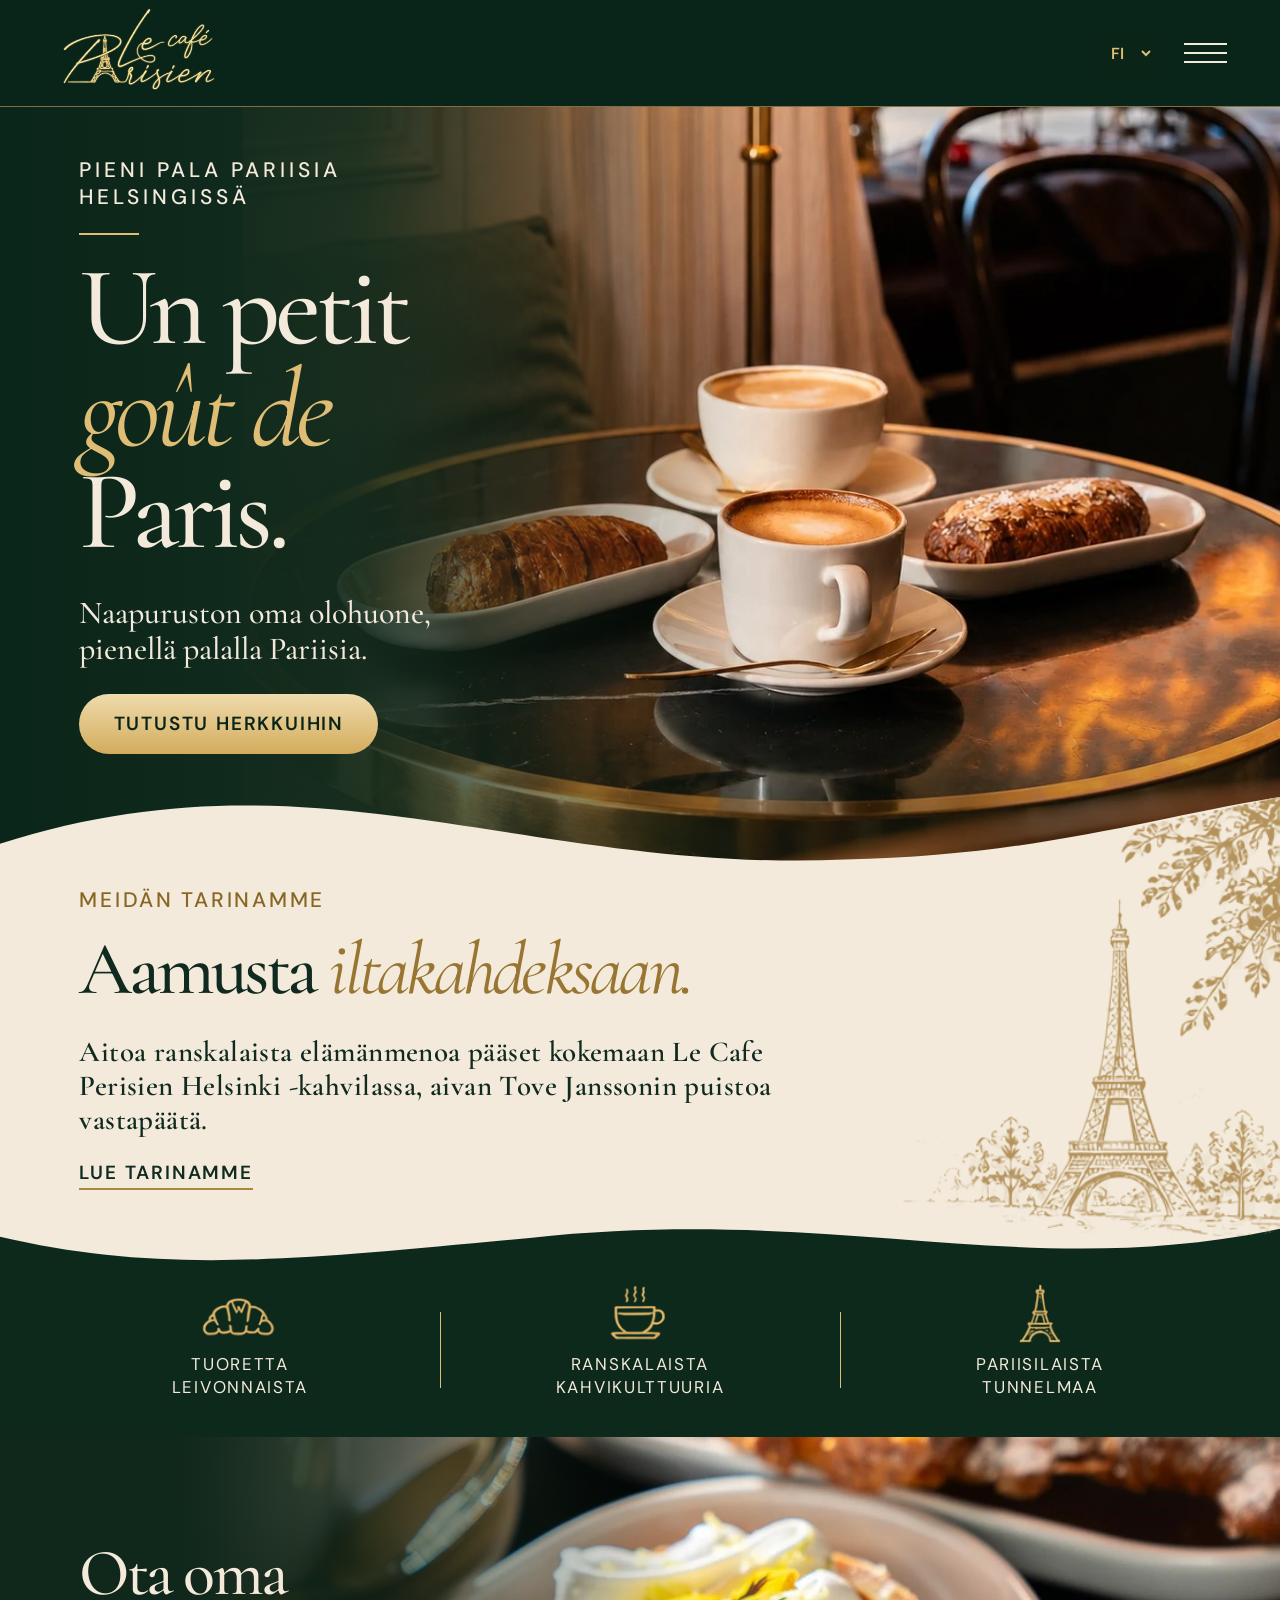
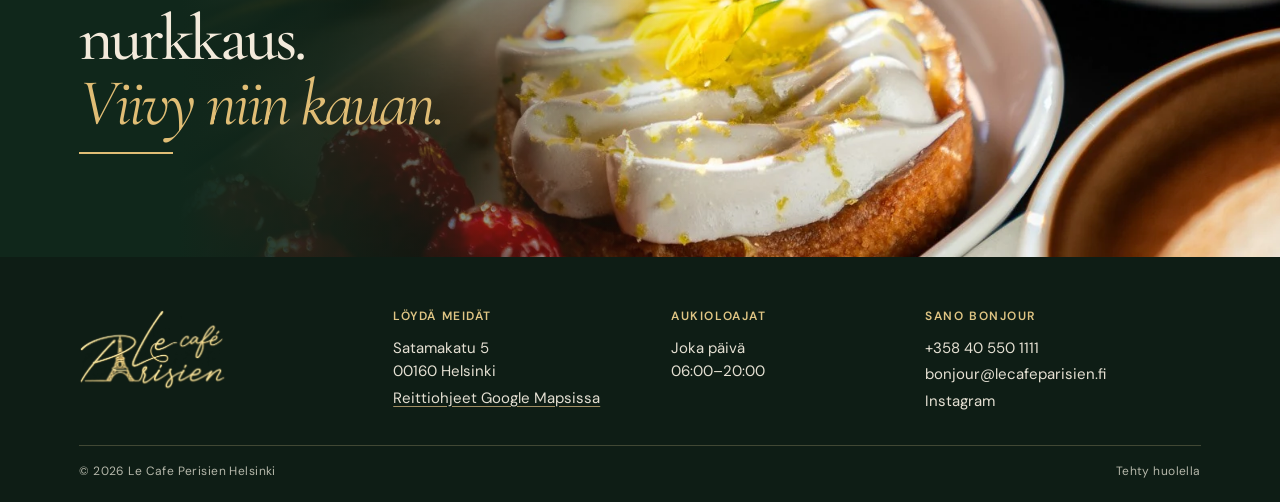
<file: index.html>
<!doctype html>
<html lang="fi">
<head>
  <link rel="icon" href="images/favicon.ico" sizes="16x16 32x32 48x48">
  <link rel="icon" type="image/png" sizes="32x32" href="images/favicon-32.png">
  <link rel="icon" type="image/png" sizes="192x192" href="images/favicon-192.png">
  <link rel="apple-touch-icon" sizes="180x180" href="images/apple-touch-icon.png">
  <meta charset="utf-8">
  <meta name="viewport" content="width=device-width, initial-scale=1">
  <meta name="theme-color" content="#12251b">
  <title data-i18n="homeTitle">Le Cafe Perisien Helsinki | Pieni pala Pariisia</title>
  <meta name="description" content="Pieni pala Pariisia Helsingissä. Vieraile Le Cafe Perisien Helsinki -kahvilassa ranskalaisten leivonnaisten, hyvän kahvin ja kiireettömän aamuhetken äärellä." data-i18n-content="homeDescription">
  <link rel="canonical" href="https://lecafeparisien.fi/">
  <link rel="preconnect" href="https://fonts.googleapis.com">
  <link rel="preconnect" href="https://fonts.gstatic.com" crossorigin>
  <link href="https://fonts.googleapis.com/css2?family=Cormorant+Garamond:ital,wght@0,400;0,500;0,600;1,400;1,500&family=DM+Sans:wght@400;500;600&family=Italianno&display=swap" rel="stylesheet">
  <link rel="stylesheet" href="homepage.css">
  <link rel="stylesheet" href="footer.css">
  <meta property="og:url" content="https://lecafeparisien.fi/">
</head>
<body class="homepage-redesign">
<header class="site-header" id="top">
  <div class="nav-row">
    <a class="brand" href="#home" aria-label="Etusivu – Le Cafe Perisien Helsinki" data-i18n-aria-label="homeLabel"><img src="images/le-cafe-parisien-glow.webp" alt="Le Cafe Perisien Helsinki"></a>
    <div class="header-controls">
      <select class="language-select" data-language-select aria-label="Valitse kieli" data-i18n-aria-label="chooseLanguage">
        <option value="fi" lang="fi" aria-label="Suomi" selected>FI</option>
        <option value="en" lang="en" aria-label="English">EN</option>
        <option value="sv" lang="sv" aria-label="Svenska">SE</option>
        <option value="fr" lang="fr" aria-label="Français">FR</option>
        <option value="de" lang="de" aria-label="Deutsch">DE</option>
      </select>
      <button class="mobile-toggle" id="menuToggle" type="button" aria-expanded="false" aria-controls="mobileMenu" aria-label="Avaa valikko" data-i18n-aria-label="openMenu"><span></span><span></span><span></span></button>
    </div>
  </div>
</header>
<nav class="mobile-menu" id="mobileMenu" aria-label="Päänavigaatio" data-i18n-aria-label="mainNavigation" aria-hidden="true">
  <a href="#experience" data-i18n="navCafe">Kahvila</a>
  <a href="menu.html" data-i18n="navMenu">Herkut</a>
  <a href="#visit" data-i18n="navFind">Löydä meidät</a>
</nav>
<main>
  <section class="hero" id="home" aria-labelledby="heroTitle">
    <div class="hero-backdrop" aria-hidden="true"><img src="images/hero-cafe-table.webp" alt="" fetchpriority="high" decoding="async"></div>
    <div class="hero-copy">
      <p class="eyebrow" data-i18n="heroEyebrow">PIENI PALA PARIISIA HELSINGISSÄ</p>
      <div class="hero-rule" aria-hidden="true"></div>
      <h1 id="heroTitle" lang="fr"><span>Un petit</span><span><em>goût de</em></span><span>Paris.</span></h1>
      <p class="hero-lead" data-i18n="heroLead">Naapuruston oma olohuone, pienellä palalla Pariisia.</p>
      <a class="button-pill" href="menu.html" data-i18n="heroDiscover">TUTUSTU HERKKUIHIN</a>
    </div>
  </section>

  <section class="story-section" id="experience" aria-labelledby="storyTitle">
    <svg class="wave wave-top" viewBox="0 0 887 58" preserveAspectRatio="none" aria-hidden="true"><path d="M0 41C217 -47 363 67 586 55C717 52 805 16 887 0V58H0Z"/></svg>
    <svg class="wave wave-bottom" viewBox="0 0 887 33" preserveAspectRatio="none" aria-hidden="true"><path d="M0 0H887V5C708 52 582 -16 367 13C205 32 113 45 0 12Z"/></svg>
    <div class="story-canopy" aria-hidden="true"></div>
    <div class="story-layout">
      <div class="story-copy">
        <p class="eyebrow" data-i18n="welcomeEyebrow">MEIDÄN TARINAMME</p>
        <h2 id="storyTitle"><span data-i18n="welcomeTitle1">Aamusta</span> <em data-i18n="welcomeTitle2">iltakahdeksaan.</em></h2>
        <p data-i18n="homeStoryIntro">Aitoa ranskalaista elämänmenoa pääset kokemaan Le Cafe Perisien Helsinki -kahvilassa, aivan Tove Janssonin puistoa vastapäätä.</p>
        <details>
          <summary class="story-link"><span data-i18n="homeReadStory">Lue tarinamme</span></summary>
          <p data-i18n="storyBody1">Heinäkuussa ovensa avannut sympaattinen kahvila palvelee myös todellisia aamuvirkkuja, sillä se avaa ovensa jo aamukuudelta. Jos olet aina unelmoinut hakevasi tuoretta leipää aamupalalle tai nappaavasi vastapaistetun croissantin kahveineen mukaan jo aamun ensimmäisiin palavereihin, kannattaa Le Cafe Perisien Helsinki painaa mieliin.</p>
          <p data-i18n="storyBody2">Ranskalaisten herkkujen perässä ei kuitenkaan tarvitse kiirehtiä, sillä pieni kahvila pitää ovensa auki aina iltakahdeksaan.</p>
        </details>
      </div>
      <div class="story-art" aria-hidden="true">
        <img src="images/story-tower.png" width="332" height="372" alt="">
      </div>
    </div>
  </section>

  <section class="features" aria-label="Kahvilamme erikoisuudet" data-i18n-aria-label="featuresLabel">
    <div class="features-inner">
      <div class="feature">
        <img src="images/strip-croissant.png" width="84" height="66" alt="">
        <span data-i18n="featureFresh">TUORETTA LEIVONNAISTA</span>
      </div>
      <div class="feature">
        <img src="images/strip-coffee.png" width="84" height="66" alt="">
        <span data-i18n="featureCoffee">RANSKALAISTA KAHVI­KULTTUURIA</span>
      </div>
      <div class="feature">
        <img src="images/strip-paris.png" width="84" height="66" alt="">
        <span data-i18n="featureParis">PARIISILAISTA TUNNELMAA</span>
      </div>
    </div>
  </section>

  <section class="ritual-banner" id="moments" aria-labelledby="ritualTitle">
    <img src="images/pastry-table-detail.webp" width="1365" height="2048" alt="" aria-hidden="true" loading="lazy" decoding="async">
    <div class="ritual-copy">
      <h2 id="ritualTitle"><span data-i18n="ritualTitle1">Ota oma nurkkaus.</span><em data-i18n="ritualTitle2">Viivy niin kauan.</em></h2>
    </div>
  </section>

</main>

  <footer class="site-footer" id="visit">
    <div class="footer-top">
      <div class="footer-brand"><a href="#home" aria-label="Takaisin alkuun" data-i18n-aria-label="backToTop"><img src="images/le-cafe-parisien-glow.webp" alt="Le Cafe Perisien Helsinki"></a></div>
      <div class="footer-col"><h2 class="footer-title" data-i18n="footerFind">Löydä meidät</h2><address class="footer-address">Satamakatu 5<br>00160 Helsinki</address><a href="https://www.google.com/maps/dir/?api=1&amp;destination=Satamakatu%205%2C%2000160%20Helsinki%2C%20Finland" target="_blank" rel="noopener noreferrer" data-i18n="footerDirections">Reittiohjeet Google Mapsissa</a></div>
      <div class="footer-col"><h2 class="footer-title" data-i18n="footerHours">Aukioloajat</h2><dl class="opening-hours"><dt data-i18n="footerEveryDay">Joka päivä</dt><dd>06:00–20:00</dd></dl></div>
      <div class="footer-col footer-contact"><h2 class="footer-title" data-i18n="footerSay">Sano bonjour</h2><a href="tel:+358405501111">+358 40 550 1111</a><a href="mailto:bonjour@lecafeparisien.fi">bonjour@lecafeparisien.fi</a><a href="https://www.instagram.com/lecafe.parisien/" target="_blank" rel="noopener noreferrer">Instagram</a></div>
    </div>
    <div class="footer-bottom"><span data-i18n="footerCopyright">© 2026 Le Cafe Perisien Helsinki</span><span data-i18n="footerMade">Tehty huolella</span></div>
  </footer>

  <script src="translations.js"></script>
  <script src="navigation.js"></script>

</body>
</html>
</file>
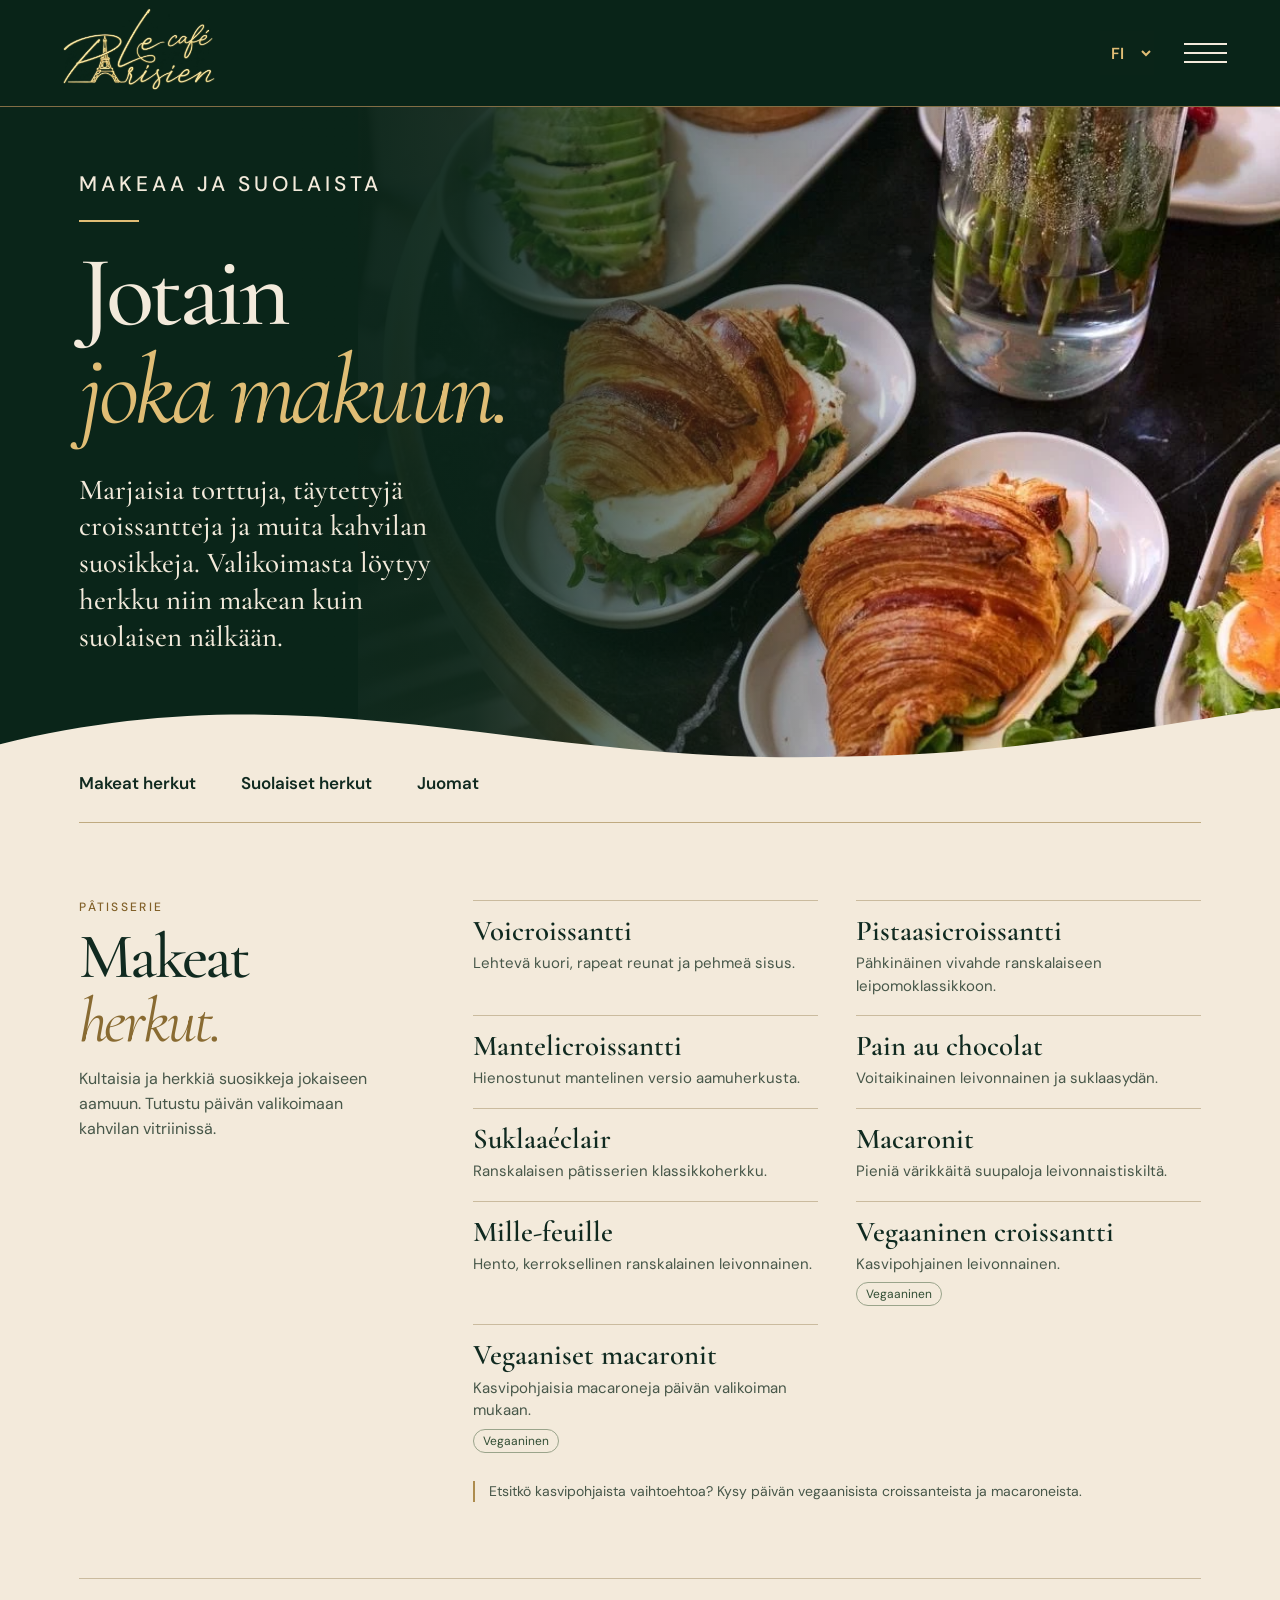
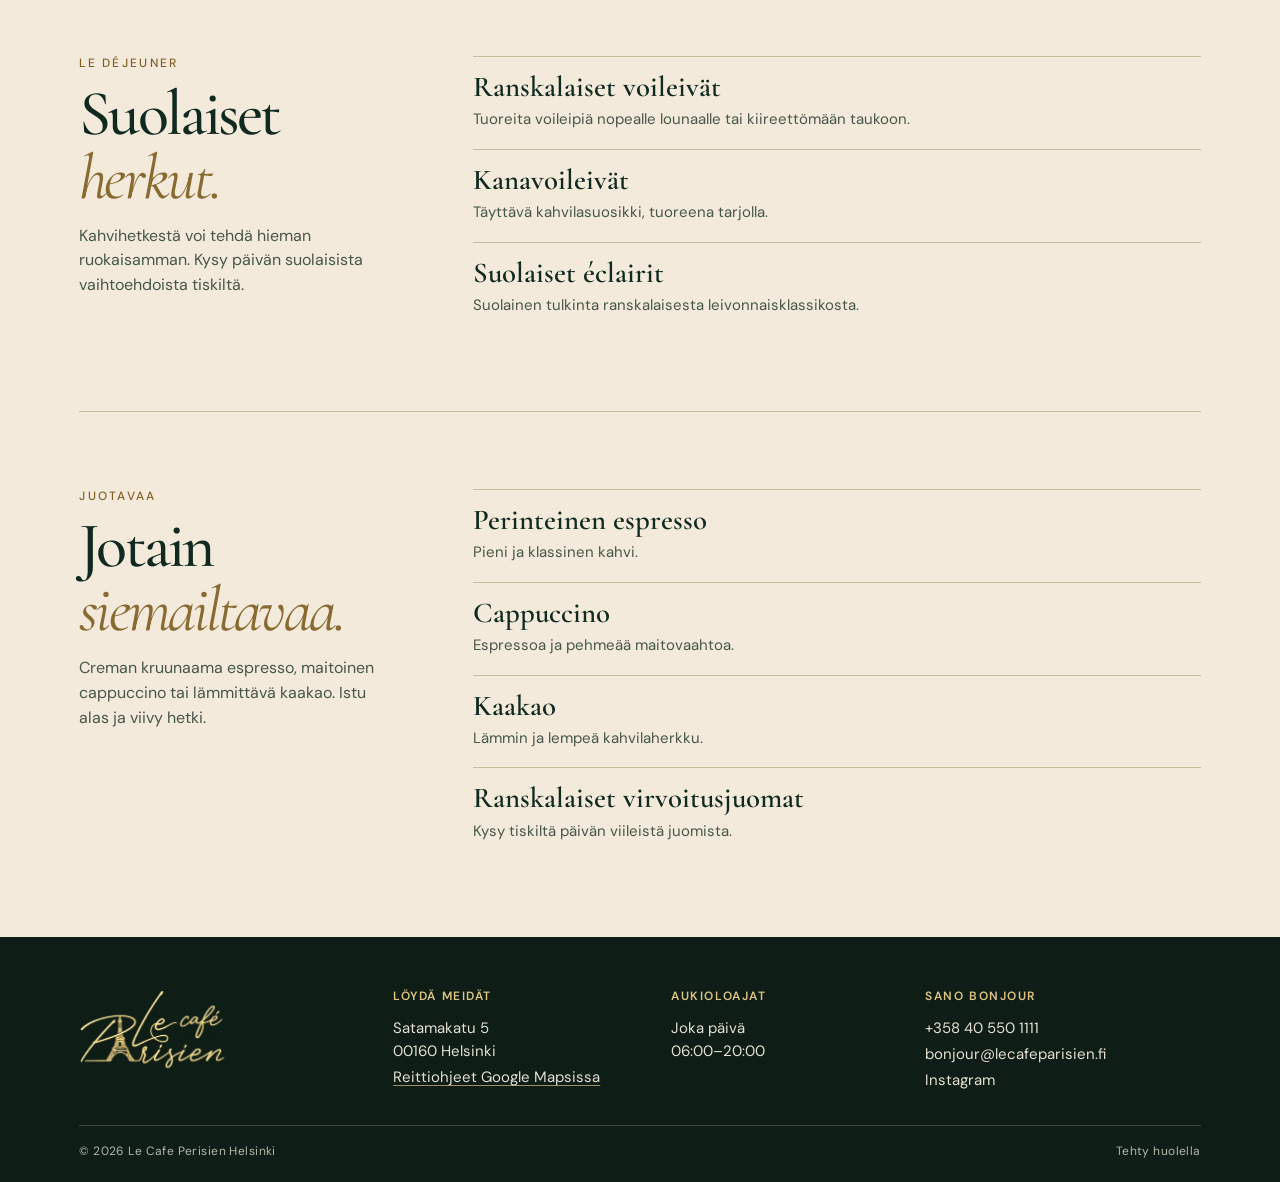
<file: menu.html>
<!doctype html>
<html lang="fi">
<head>
  <link rel="icon" href="images/favicon.ico" sizes="16x16 32x32 48x48">
  <link rel="icon" type="image/png" sizes="32x32" href="images/favicon-32.png">
  <link rel="icon" type="image/png" sizes="192x192" href="images/favicon-192.png">
  <link rel="apple-touch-icon" sizes="180x180" href="images/apple-touch-icon.png">
  <meta charset="utf-8">
  <meta name="viewport" content="width=device-width, initial-scale=1">
  <meta name="theme-color" content="#12251b">
  <title data-i18n="menuTitle">Herkkuvalikoima | Le Cafe Perisien Helsinki</title>
  <meta name="description" content="Tutustu Le Cafe Perisien Helsinki -kahvilan ranskalaisiin leivonnaisiin, suolaisiin herkkuihin, vegaanisiin vaihtoehtoihin ja kahvilan suosikkeihin Katajanokalla Helsingissä." data-i18n-content="menuDescription">
  <link rel="canonical" href="https://lecafeparisien.fi/menu.html">
  <link rel="preconnect" href="https://fonts.googleapis.com">
  <link rel="preconnect" href="https://fonts.gstatic.com" crossorigin>
  <link href="https://fonts.googleapis.com/css2?family=Cormorant+Garamond:ital,wght@0,400;0,500;0,600;1,400;1,500&family=DM+Sans:wght@400;500;600&family=Italianno&display=swap" rel="stylesheet">
  <link rel="stylesheet" href="homepage.css">
  <link rel="stylesheet" href="menu.css">
  <link rel="stylesheet" href="footer.css">
  <meta property="og:url" content="https://lecafeparisien.fi/menu.html">
</head>
<body>
<header class="site-header" id="top">
  <div class="nav-row">
    <a class="brand" href="index.html#home" aria-label="Etusivu – Le Cafe Perisien Helsinki" data-i18n-aria-label="homeLabel"><img src="images/le-cafe-parisien-glow.webp" alt="Le Cafe Perisien Helsinki"></a>
    <div class="header-controls">
      <select class="language-select" data-language-select aria-label="Valitse kieli" data-i18n-aria-label="chooseLanguage">
        <option value="fi" lang="fi" aria-label="Suomi" selected>FI</option>
        <option value="en" lang="en" aria-label="English">EN</option>
        <option value="sv" lang="sv" aria-label="Svenska">SE</option>
        <option value="fr" lang="fr" aria-label="Français">FR</option>
        <option value="de" lang="de" aria-label="Deutsch">DE</option>
      </select>
      <button class="mobile-toggle" id="menuToggle" type="button" aria-expanded="false" aria-controls="mobileMenu" aria-label="Avaa valikko" data-i18n-aria-label="openMenu"><span></span><span></span><span></span></button>
    </div>
  </div>
</header>
<nav class="mobile-menu" id="mobileMenu" aria-label="Päänavigaatio" data-i18n-aria-label="mainNavigation" aria-hidden="true">
  <a href="index.html#experience" data-i18n="navCafe">Kahvila</a>
  <a href="menu.html" aria-current="page" data-i18n="navMenu">Herkut</a>
  <a href="#visit" data-i18n="navFind">Löydä meidät</a>
</nav>
  <main>
    <section class="hero menu-hero" aria-labelledby="menu-title">
      <div class="hero-backdrop">
        <img src="images/menu-sweet-and-savoury.webp" width="853" height="1280" alt="Täytettyjä croissantteja, marjatorttuja ja kahvilan suolaisia herkkuja" data-i18n-alt="menuImageAlt" fetchpriority="high">
      </div>
      <div class="hero-copy">
        <p class="eyebrow" data-i18n="menuEyebrow">Makeaa ja suolaista</p>
        <div class="hero-rule" aria-hidden="true"></div>
        <h1 id="menu-title"><span data-i18n="menuHeroTitle1">Jotain</span> <em data-i18n="menuHeroTitle2">joka makuun.</em></h1>
        <p class="hero-lead" data-i18n="menuIntro">Marjaisia torttuja, täytettyjä croissantteja ja muita kahvilan suosikkeja. Valikoimasta löytyy herkku niin makean kuin suolaisen nälkään.</p>
      </div>
    </section>
    <div class="menu-paper">
      <svg class="wave wave-top" viewBox="0 0 887 58" preserveAspectRatio="none" aria-hidden="true"><path d="M0 41C217 -47 363 67 586 55C717 52 805 16 887 0V58H0Z"/></svg>
    <nav class="menu-jump" aria-label="Ruokalistan osiot" data-i18n-aria-label="menuCategories"><a href="#sweet" data-i18n="menuSweetLink">Makeat herkut</a><a href="#savory" data-i18n="menuSavoryLink">Suolaiset herkut</a><a href="#drinks" data-i18n="menuDrinksLink">Juomat</a></nav>
    <section class="menu-section" id="sweet">
      <div><p class="eyebrow" data-i18n="sweetEyebrow">Pâtisserie</p><h2 class="section-heading"><span data-i18n="sweetTitle1">Makeat</span> <br><em data-i18n="sweetTitle2">herkut.</em></h2><p class="section-intro" data-i18n="sweetIntro">Kultaisia ja herkkiä suosikkeja jokaiseen aamuun. Tutustu päivän valikoimaan kahvilan vitriinissä.</p></div>
      <div><div class="menu-list">
        <article class="menu-item"><div class="item-main"><span class="item-name" data-i18n="butterCroissant">Voicroissantti</span><span class="item-description" data-i18n="butterDesc">Lehtevä kuori, rapeat reunat ja pehmeä sisus.</span></div></article>
        <article class="menu-item"><div class="item-main"><span class="item-name" data-i18n="pistachioCroissant">Pistaasicroissantti</span><span class="item-description" data-i18n="pistachioDesc">Pähkinäinen vivahde ranskalaiseen leipomoklassikkoon.</span></div></article>
        <article class="menu-item"><div class="item-main"><span class="item-name" data-i18n="almondCroissant">Mantelicroissantti</span><span class="item-description" data-i18n="almondDesc">Hienostunut mantelinen versio aamuherkusta.</span></div></article>
        <article class="menu-item"><div class="item-main"><span class="item-name" data-i18n="painChocolat">Pain au chocolat</span><span class="item-description" data-i18n="painDesc">Voitaikinainen leivonnainen ja suklaasydän.</span></div></article>
        <article class="menu-item"><div class="item-main"><span class="item-name" data-i18n="chocolateEclair">Suklaaéclair</span><span class="item-description" data-i18n="eclairDesc">Ranskalaisen pâtisserien klassikkoherkku.</span></div></article>
        <article class="menu-item"><div class="item-main"><span class="item-name" data-i18n="macarons">Macaronit</span><span class="item-description" data-i18n="macaronsDesc">Pieniä värikkäitä suupaloja leivonnaistiskiltä.</span></div></article>
        <article class="menu-item"><div class="item-main"><span class="item-name" data-i18n="millefeuille">Mille-feuille</span><span class="item-description" data-i18n="milleDesc">Hento, kerroksellinen ranskalainen leivonnainen.</span></div></article>
        <article class="menu-item"><div class="item-main"><span class="item-name" data-i18n="veganCroissant">Vegaaninen croissantti</span><span class="item-description" data-i18n="veganCroissantDesc">Kasvipohjainen leivonnainen.</span></div><span class="item-tag" data-i18n="veganTag">Vegaaninen</span></article>
        <article class="menu-item"><div class="item-main"><span class="item-name" data-i18n="veganMacarons">Vegaaniset macaronit</span><span class="item-description" data-i18n="veganMacaronsDesc">Kasvipohjaisia macaroneja päivän valikoiman mukaan.</span></div><span class="item-tag" data-i18n="veganTag">Vegaaninen</span></article>
      </div><p class="dietary-note" data-i18n="veganNote">Etsitkö kasvipohjaista vaihtoehtoa? Kysy päivän vegaanisista croissanteista ja macaroneista.</p></div>
    </section>
    <section class="menu-section" id="savory">
      <div><p class="eyebrow" data-i18n="savoryEyebrow">Le déjeuner</p><h2 class="section-heading"><span data-i18n="savoryTitle1">Suolaiset</span> <br><em data-i18n="savoryTitle2">herkut.</em></h2><p class="section-intro" data-i18n="savoryIntro">Kahvihetkestä voi tehdä hieman ruokaisamman. Kysy päivän suolaisista vaihtoehdoista tiskiltä.</p></div>
      <div class="menu-list">
        <article class="menu-item"><div class="item-main"><span class="item-name" data-i18n="frenchSandwich">Ranskalaiset voileivät</span><span class="item-description" data-i18n="sandwichDesc">Tuoreita voileipiä nopealle lounaalle tai kiireettömään taukoon.</span></div></article>
        <article class="menu-item"><div class="item-main"><span class="item-name" data-i18n="chickenSandwich">Kanavoileivät</span><span class="item-description" data-i18n="chickenDesc">Täyttävä kahvilasuosikki, tuoreena tarjolla.</span></div></article>
        <article class="menu-item"><div class="item-main"><span class="item-name" data-i18n="savoryEclair">Suolaiset éclairit</span><span class="item-description" data-i18n="savoryEclairDesc">Suolainen tulkinta ranskalaisesta leivonnaisklassikosta.</span></div></article>
      </div>
    </section>
    <section class="menu-section drink-section" id="drinks">
      <div><p class="eyebrow" data-i18n="drinksEyebrow">Juotavaa</p><h2 class="section-heading"><span data-i18n="drinksTitle1">Jotain</span> <br><em data-i18n="drinksTitle2">siemailtavaa.</em></h2><p class="section-intro" data-i18n="drinksIntro">Creman kruunaama espresso, maitoinen cappuccino tai lämmittävä kaakao. Istu alas ja viivy hetki.</p></div>
      <div class="menu-list">
        <article class="menu-item"><div class="item-main"><span class="item-name" data-i18n="espresso">Perinteinen espresso</span><span class="item-description" data-i18n="espressoDesc">Pieni ja klassinen kahvi.</span></div></article>
        <article class="menu-item"><div class="item-main"><span class="item-name" data-i18n="cappuccino">Cappuccino</span><span class="item-description" data-i18n="cappuccinoDesc">Espressoa ja pehmeää maitovaahtoa.</span></div></article>
        <article class="menu-item"><div class="item-main"><span class="item-name" data-i18n="hotChocolate">Kaakao</span><span class="item-description" data-i18n="hotChocolateDesc">Lämmin ja lempeä kahvilaherkku.</span></div></article>
        <article class="menu-item"><div class="item-main"><span class="item-name" data-i18n="frenchDrinks">Ranskalaiset virvoitusjuomat</span><span class="item-description" data-i18n="frenchDrinksDesc">Kysy tiskiltä päivän viileistä juomista.</span></div></article>
      </div>
    </section>
    </div>
  </main>
  <footer class="site-footer" id="visit">
    <div class="footer-top">
      <div class="footer-brand"><a href="#top" aria-label="Takaisin alkuun" data-i18n-aria-label="backToTop"><img src="images/le-cafe-parisien-glow.webp" alt="Le Cafe Perisien Helsinki"></a></div>
      <div class="footer-col"><h2 class="footer-title" data-i18n="footerFind">Löydä meidät</h2><address class="footer-address">Satamakatu 5<br>00160 Helsinki</address><a href="https://www.google.com/maps/dir/?api=1&amp;destination=Satamakatu%205%2C%2000160%20Helsinki%2C%20Finland" target="_blank" rel="noopener noreferrer" data-i18n="footerDirections">Reittiohjeet Google Mapsissa</a></div>
      <div class="footer-col"><h2 class="footer-title" data-i18n="footerHours">Aukioloajat</h2><dl class="opening-hours"><dt data-i18n="footerEveryDay">Joka päivä</dt><dd>06:00–20:00</dd></dl></div>
      <div class="footer-col footer-contact"><h2 class="footer-title" data-i18n="footerSay">Sano bonjour</h2><a href="tel:+358405501111">+358 40 550 1111</a><a href="mailto:bonjour@lecafeparisien.fi">bonjour@lecafeparisien.fi</a><a href="https://www.instagram.com/lecafe.parisien/" target="_blank" rel="noopener noreferrer">Instagram</a></div>
    </div>
    <div class="footer-bottom"><span data-i18n="footerCopyright">© 2026 Le Cafe Perisien Helsinki</span><span data-i18n="footerMade">Tehty huolella</span></div>
  </footer>
  <script src="translations.js"></script>
  <script src="navigation.js"></script>
</body>
</html>
</file>
<file: homepage.css>
:root {
  --pine: #0a2418;
  --cream: #f3eadb;
  --gold: #e0bd75;
  --ink: #102a20;
  --serif: 'Cormorant Garamond', Georgia, serif;
  --sans: 'DM Sans', Arial, sans-serif;
  --header: clamp(62px, 11.8vw, 106px);
  --gutter: max(6.2vw, calc((100vw - 1240px) / 2));
}
* { box-sizing: border-box; }
html { scroll-behavior: smooth; scroll-padding-top: var(--header); }
body { margin: 0; background: var(--pine); color: var(--cream); font: 16px/1.5 var(--sans); }
img { display: block; max-width: 100%; }
button, select { font: inherit; }
a { color: inherit; text-decoration: none; }
:focus-visible { outline: 2px solid currentColor; outline-offset: 4px; }
h1, h2, p { margin: 0; }
.site-header { position: sticky; top: 0; z-index: 10; background: #092418; border-bottom: 1px solid #826e45; }
.nav-row { max-width: 1440px; margin: auto; padding: 0 4.2%; height: var(--header); display: flex; align-items: center; justify-content: space-between; }
.brand img { width: clamp(102px, 19vw, 172px); height: calc(var(--header) - 12px); object-fit: contain; }
.mobile-toggle { display: grid; align-content: center; justify-items: center; gap: 7px; width: 48px; height: 48px; background: transparent; border: 0; color: var(--cream); cursor: pointer; }
.mobile-toggle span { width: clamp(27px, 4.8vw, 43px); height: 2px; background: currentColor; }
.mobile-toggle[aria-expanded=true] span:first-child { transform: translateY(9px) rotate(45deg); }
.mobile-toggle[aria-expanded=true] span:nth-child(2) { opacity: 0; }
.mobile-toggle[aria-expanded=true] span:last-child { transform: translateY(-9px) rotate(-45deg); }
.mobile-menu { display: none; position: fixed; z-index: 9; inset: var(--header) 0 0; overflow: auto; padding: 5vh var(--gutter); background: var(--pine); }
.mobile-menu.is-open { display: block; }
.mobile-menu a { display: flex; align-items: center; justify-content: space-between; max-width: 640px; padding: 14px 0; border-bottom: 1px solid #716649; }
.mobile-menu a { font: 36px/1.3 var(--serif); }
.header-controls { display: flex; align-items: center; gap: clamp(8px, 2vw, 24px); }
.language-select {
  min-height: 44px;
  min-width: 52px;
  padding-inline: 7px;
  border: 0;
  color: var(--gold);
  background: var(--pine);
  font-size: 16px;
  font-weight: 600;
  cursor: pointer;
}
.menu-open { overflow: hidden; }
.hero, .ritual-banner { position: relative; isolation: isolate; overflow: hidden; }
.hero { display: grid; align-items: center; min-height: clamp(355px, 69vw, 755px); padding: clamp(18px, 3vw, 40px) var(--gutter) clamp(46px, 8vw, 96px); }
.hero-backdrop, .hero::before, .ritual-banner::before { position: absolute; inset: 0; z-index: -1; }
.hero-backdrop { z-index: -2; }
.hero-backdrop img { margin-left: auto; width: 81%; height: 100%; object-fit: cover; object-position: 50% 55%; }
.hero::before { content: ''; background: linear-gradient(90deg, #0a2519 0%, #102b1df5 18%, #152d1ee8 28%, #152b1d60 43%, transparent 60%), linear-gradient(0deg, #09241866, transparent 23%); }
.hero-copy { width: fit-content; }
.eyebrow, .button-pill, .story-link, .feature span { font-family: var(--sans); text-transform: uppercase; }
.eyebrow { font-size: clamp(12px, 2.3vw, 21px); line-height: 1.28; letter-spacing: .19em; font-weight: 500; }
.hero .eyebrow { max-width: 16em; }
.hero-rule, .ritual-copy::after { height: 2px; background: var(--gold); }
.hero-rule { width: clamp(32px, 6vw, 60px); margin: clamp(10px, 2.3vw, 22px) 0; }
.hero h1 { font: 500 clamp(50px, 9.6vw, 112px)/.91 var(--serif); letter-spacing: -.045em; }
.hero h1 span, .ritual-copy em { display: block; }
.hero h1 em, .ritual-copy em { color: var(--gold); font-weight: 400; }
.hero-lead { margin: clamp(14px, 3vw, 32px) 0 clamp(13px, 2.6vw, 26px); max-width: 13em; font: 500 clamp(19px, 3.2vw, 32px)/1.14 var(--serif); }
.button-pill, .story-link { display: inline-flex; align-items: center; justify-content: center; gap: .85em; min-height: 44px; font-size: clamp(12px, 2.1vw, 19px); font-weight: 600; letter-spacing: .095em; }
.button-pill { padding: .85em 1.8em; border-radius: 50px; }
.hero .button-pill { color: var(--pine); background: linear-gradient(#efdbac, #d3ac5c); }
.story-section { --wave-height: clamp(18px, 6vw, 66px); position: relative; isolation: isolate; background: var(--cream); color: var(--ink); padding: clamp(10px, 2vw, 25px) var(--gutter) clamp(12px, 2.4vw, 28px); }
.wave { position: absolute; left: 0; width: 100%; display: block; height: var(--wave-height); fill: var(--cream); pointer-events: none; }
.wave-top { bottom: calc(100% - 1px); }
.wave-bottom { top: calc(100% - 1px); height: clamp(12px, 3.4vw, 38px); }
/* Clip the overhanging leaves to the same crest as the cream paper. */
.story-canopy {
  position: absolute;
  inset: calc(1px - var(--wave-height)) 0 0;
  pointer-events: none;
  background: url("images/story-leaves.png") right 0 top -5px / min(15.5%, 167px) auto no-repeat;
  mask-image: url("data:image/svg+xml,%3Csvg xmlns='http://www.w3.org/2000/svg' viewBox='0 0 887 58' preserveAspectRatio='none'%3E%3Cpath d='M0 41C217 -47 363 67 586 55C717 52 805 16 887 0V58H0Z'/%3E%3C/svg%3E"),
    linear-gradient(to bottom, transparent var(--wave-height), black var(--wave-height));
  mask-size: 100% var(--wave-height), 100% 100%;
  mask-repeat: no-repeat;
}
.story-layout { max-width: 1240px; margin: auto; }
.story-copy { position: relative; z-index: 1; }
.story-copy .eyebrow { color: #886623; letter-spacing: .13em; }
.story-copy h2 { margin: .23em 0 .33em; font: 500 clamp(32px, 6.5vw, 75px)/1.05 var(--serif); letter-spacing: -.05em; }
.story-copy em { color: #987632; font-weight: 400; }
.story-copy p:not(.eyebrow) { max-width: min(68%, 26em); font: 600 clamp(17px, 3.2vw, 29px)/1.18 var(--serif); letter-spacing: .014em; }
.story-art {
  position: absolute;
  right: 0;
  bottom: clamp(-12px, -1vw, -4px);
  width: min(37.45%, 405px);
  height: calc(100% + clamp(20px, 6vw, 66px));
  pointer-events: none;
}
.story-art img {
  width: 100%;
  height: 100%;
  object-fit: contain;
  object-position: right bottom;
}
.story-section { overflow-x: clip; }
.story-link { cursor: pointer; list-style: none; margin-top: .8em; }
.story-link::-webkit-details-marker { display: none; }
.story-link span { border-bottom: 2px solid #ab8840; }
details[open] p { margin-top: .7em; }
.features { padding: clamp(26px, 5vw, 58px) 3% clamp(18px, 3.4vw, 38px); background: #0d291b; }
.features-inner { max-width: 1200px; margin: auto; display: grid; grid-template-columns: repeat(3, minmax(0,1fr)); }
.feature { position: relative; display: grid; align-content: start; justify-items: center; text-align: center; gap: 8px; padding: 0 6px; }
.feature + .feature::before { content: ''; position: absolute; left: 0; top: 25%; height: 65%; width: 1px; background: var(--gold); }
.feature img { width: clamp(46px, 8.5vw, 80px); height: auto; }
.feature span { max-width: min(100%, 20ch); text-wrap: balance; font-size: clamp(10px, 1.95vw, 17px); line-height: 1.35; letter-spacing: .1em; overflow-wrap: break-word; hyphens: auto; }
.ritual-banner { display: grid; align-items: center; min-height: clamp(185px, 34.5vw, 420px); padding: 4% var(--gutter); }
.ritual-banner { background-color: #10271b; }
.ritual-banner img {
  position: absolute;
  inset: 0 0 0 auto;
  width: 86%;
  height: 100%;
  object-fit: cover;
  object-position: center 43%;
  z-index: -2;
}
.ritual-banner::before { content: ''; background: linear-gradient(90deg, #10271b 14%, rgba(16,39,27,.82) 25%, transparent 54%); }
.ritual-copy h2 { font: 500 clamp(30px, 5.9vw, 66px)/.99 var(--serif); letter-spacing: -.045em; }
.ritual-copy h2 span { display: block; max-width: 8ch; }
.ritual-copy em { max-width: 17ch; }
.ritual-copy::after { display: block; content: ''; width: clamp(40px, 10vw, 94px); margin-top: .95em; }
.button-pill:hover, .story-link:hover { filter: brightness(1.12); }
@media (max-width: 520px) {
  .story-section {
    padding-block: 14px 20px;
  }
  .story-layout {
    display: grid;
    grid-template-columns: minmax(0, 1fr) clamp(82px, 25vw, 130px);
    column-gap: 8px;
    align-items: end;
  }
  .story-copy { display: contents; }
  .story-copy .eyebrow {
    grid-area: 1 / 1;
    align-self: end;
  }
  .story-copy h2 {
    grid-area: 2 / 1;
    margin: 6px 0 0;
    font-size: clamp(30px, 8.4vw, 42px);
    overflow-wrap: break-word;
  }
  .story-art {
    position: static;
    grid-area: 1 / 2 / 3 / 3;
    width: 100%;
    height: auto;
    align-self: center;
  }
  .story-art img { height: auto; }
  .story-copy > p:not(.eyebrow), .story-copy details {
    grid-column: 1 / -1;
    position: relative;
  }
  .story-copy p:not(.eyebrow) {
    max-width: 100%;
    font-size: 18px;
    line-height: 1.4;
    letter-spacing: normal;
  }
  .story-copy > p:not(.eyebrow) { margin-top: 14px; }
  .features { padding-inline: 8px; }
  .feature {
    grid-template-columns: minmax(0, 1fr);
    padding-inline: 5px;
  }
  .feature span {
    width: 100%;
    font-size: clamp(10px, 2.85vw, 12px);
    letter-spacing: .035em;
    line-height: 1.45;
    overflow-wrap: anywhere;
  }
  .hero .eyebrow { max-width: 15em; }
  .hero-lead { max-width: 12em; }
  .hero::before { background: linear-gradient(90deg,#082419fa 2%,#10291de8 26%,#14281d66 54%,transparent 80%); }
}
@media (prefers-reduced-motion: reduce) { html { scroll-behavior: auto; } }
</file>
<file: footer.css>
.site-footer {
  --footer-line: rgba(213, 194, 141, .26);
  background: #0e1d15;
  color: #e5e0d3;
  padding: clamp(32px, 4vw, 60px) clamp(20px, 6.2vw, 96px) 22px;
}
.site-footer .footer-top,
.site-footer .footer-bottom {
  box-sizing: border-box;
  width: 100%;
  max-width: 1240px;
  margin: 0 auto;
  padding-inline: 0;
}
.site-footer .footer-top {
  display: grid;
  grid-template-columns: minmax(140px, 1.15fr) 1fr .9fr minmax(195px, 1.15fr);
  align-items: start;
  gap: clamp(20px, 3vw, 48px);
  padding-bottom: 32px;
  border-bottom: 1px solid var(--footer-line);
}
.site-footer .footer-brand { grid-column: auto; }
.site-footer .footer-brand a { display: inline-block; }
.site-footer .footer-brand img { display: block; width: 148px; max-width: 100%; height: auto; }
.site-footer .footer-col { min-width: 0; font-size: 15px; line-height: 1.55; }
.site-footer .footer-title {
  margin: 0 0 12px;
  color: #dfc584;
  font: 600 12px/1.4 var(--sans);
  letter-spacing: .13em;
  text-transform: uppercase;
}
.site-footer .footer-address, .site-footer .opening-hours { margin: 0; font-style: normal; }
.site-footer .opening-hours { display: block; font-variant-numeric: tabular-nums; }
.site-footer .opening-hours dd { margin: 0; }
.site-footer .footer-col a {
  display: block;
  width: fit-content;
  max-width: 100%;
  margin: 3px 0 0;
  color: inherit;
  overflow-wrap: anywhere;
}
.site-footer .footer-address + a, .site-footer .footer-col a:hover {
  text-decoration: underline;
  text-decoration-color: #a18e63;
  text-underline-offset: .22em;
}
.site-footer .footer-bottom {
  display: flex;
  justify-content: space-between;
  align-items: baseline;
  gap: 12px;
  padding-top: 16px;
  color: #b5b7aa;
  font-size: 12px;
  letter-spacing: .035em;
}
@media (max-width: 880px) {
  .site-footer .footer-top { grid-template-columns: 1fr .9fr 1.2fr; gap: 20px; }
  .site-footer .footer-brand { grid-column: 1 / -1; }
  .site-footer .footer-brand img { width: 124px; }
  .site-footer .footer-bottom { flex-direction: row; }
}
@media (max-width: 620px) {
  .site-footer .footer-top { grid-template-columns: 1fr 1fr; gap: 22px 18px; padding-bottom: 20px; }
  .site-footer .footer-contact { grid-column: 1 / -1; padding-top: 18px; border-top: 1px solid var(--footer-line); }
  .site-footer .footer-col a { display: flex; align-items: center; min-height: 44px; margin: 0; }
  .site-footer .footer-title { margin-bottom: 8px; }
  .site-footer .footer-bottom { flex-wrap: wrap; }
}
</file>
<file: menu.css>
.menu-hero {
  min-height: clamp(360px, 47vw, 590px);
  padding-block: clamp(42px, 5vw, 78px) clamp(66px, 8vw, 108px);
}
.menu-hero .hero-backdrop img {
  width: 72%;
  object-position: 50% 51%;
}
.menu-hero::before {
  background: linear-gradient(90deg, #0a2519 22%, rgba(10,37,25,.92) 37%, rgba(10,37,25,.46) 56%, transparent 78%);
}
.menu-hero .hero-copy { width: min(100%, 40rem); }
.menu-hero h1 { font-size: clamp(54px, 7.8vw, 100px); line-height: .98; }
.menu-hero .hero-lead {
  max-width: 27ch;
  margin-bottom: 0;
  font-size: clamp(20px, 2.35vw, 29px);
  line-height: 1.27;
}
.menu-paper {
  --wave-height: clamp(22px, 4vw, 55px);
  position: relative;
  background: var(--cream);
  color: var(--ink);
  padding-inline: var(--gutter);
}
.menu-jump {
  display: flex;
  flex-wrap: wrap;
  align-items: center;
  gap: 4px clamp(14px, 3.5vw, 48px);
  padding-block: 4px 16px;
  border-bottom: 1px solid #bfaa80;
}
.menu-jump a {
  display: inline-flex;
  align-items: center;
  min-height: 44px;
  font-size: clamp(13px, 1.5vw, 17px);
  font-weight: 600;
  text-underline-offset: 5px;
}
.menu-jump a:hover, .menu-jump a:focus-visible { text-decoration: underline; }
.menu-section {
  display: grid;
  grid-template-columns: minmax(0, .72fr) minmax(0, 1.65fr);
  gap: clamp(24px, 6vw, 88px);
  align-items: start;
  padding-block: clamp(36px, 6vw, 84px);
  border-bottom: 1px solid #cabb9e;
  scroll-margin-top: 16px;
}
.menu-section:last-child { border-bottom: 0; }
.menu-section .eyebrow { color: #816028; font-size: 12px; }
.section-heading {
  margin: 10px 0 14px;
  font: 500 clamp(40px, 5vw, 72px)/1 var(--serif);
  letter-spacing: -.045em;
  overflow-wrap: break-word;
}
.section-heading em { color: #896b32; font-weight: 400; }
.section-intro, .item-description, .dietary-note { color: #475749; }
.section-intro { font-size: 16px; max-width: 36ch; line-height: 1.55; }
.menu-list { display: grid; align-content: start; }
#sweet .menu-list { grid-template-columns: repeat(2, minmax(0, 1fr)); column-gap: clamp(18px, 3vw, 42px); }
.menu-item {
  border-top: 1px solid #cabb9e;
  padding-block: 14px 18px;
  min-width: 0;
}
.item-name {
  display: block;
  font: 600 clamp(24px, 2.25vw, 31px)/1.12 var(--serif);
  overflow-wrap: break-word;
}
.item-description { display: block; margin-top: 5px; font-size: 15px; line-height: 1.5; }
.item-tag {
  display: inline-block;
  margin-top: 7px;
  padding: 2px 9px;
  border: 1px solid #9aa48b;
  border-radius: 2em;
  color: #314d33;
  font-size: 12px;
}
.dietary-note { margin-top: 10px; padding-inline-start: 14px; border-left: 2px solid #ad8c4e; font-size: 14px; }
@media (max-width: 820px) {
  .menu-section { grid-template-columns: 1fr; }
  .section-heading br { display: none; }
  .section-intro { max-width: 55ch; }
}
@media (max-width: 560px) {
  .menu-hero { min-height: 340px; padding-block: 34px 56px; }
  .menu-hero .hero-backdrop img { width: 100%; object-position: 68% 50%; }
  .menu-hero::before { background: linear-gradient(90deg, rgba(8,33,21,.96), rgba(8,33,21,.84) 45%, rgba(8,33,21,.22)); }
  .menu-hero .hero-lead { max-width: 23ch; }
  #sweet .menu-list { grid-template-columns: 1fr; }
}
</file>
